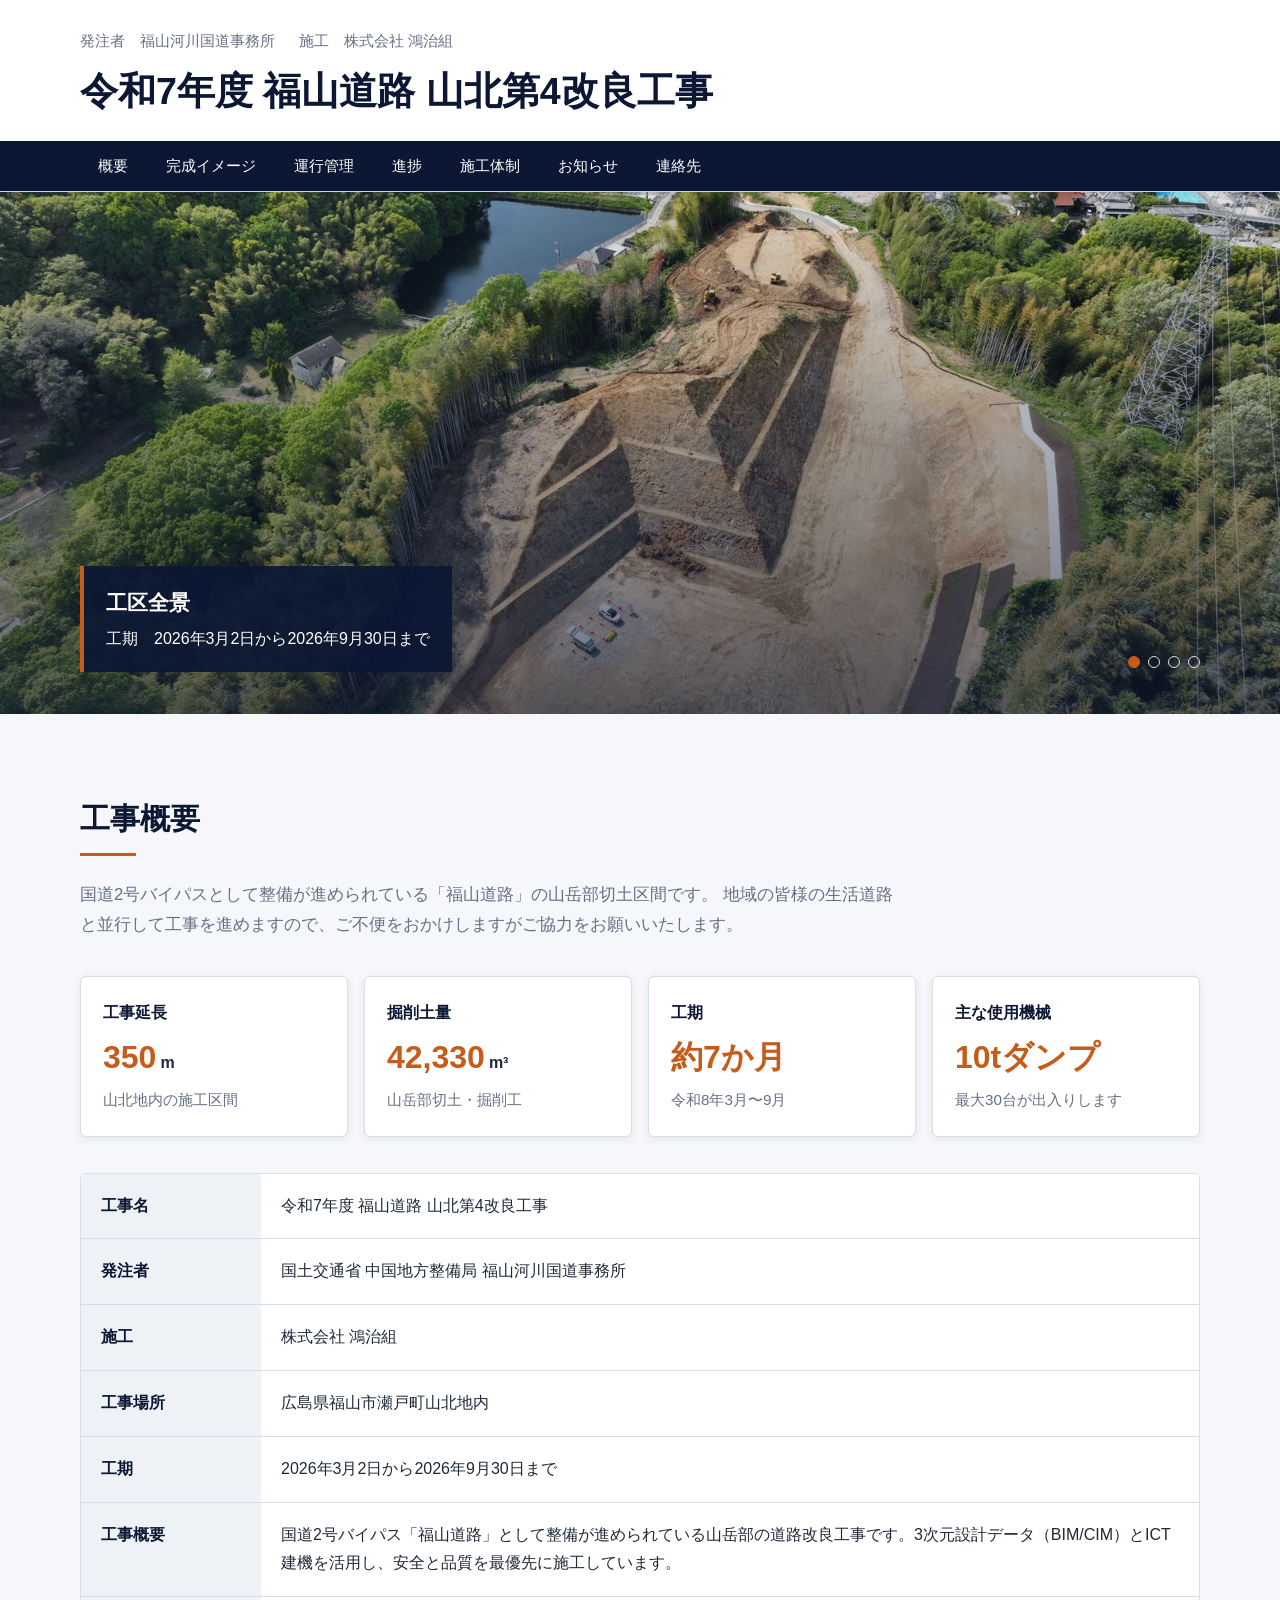
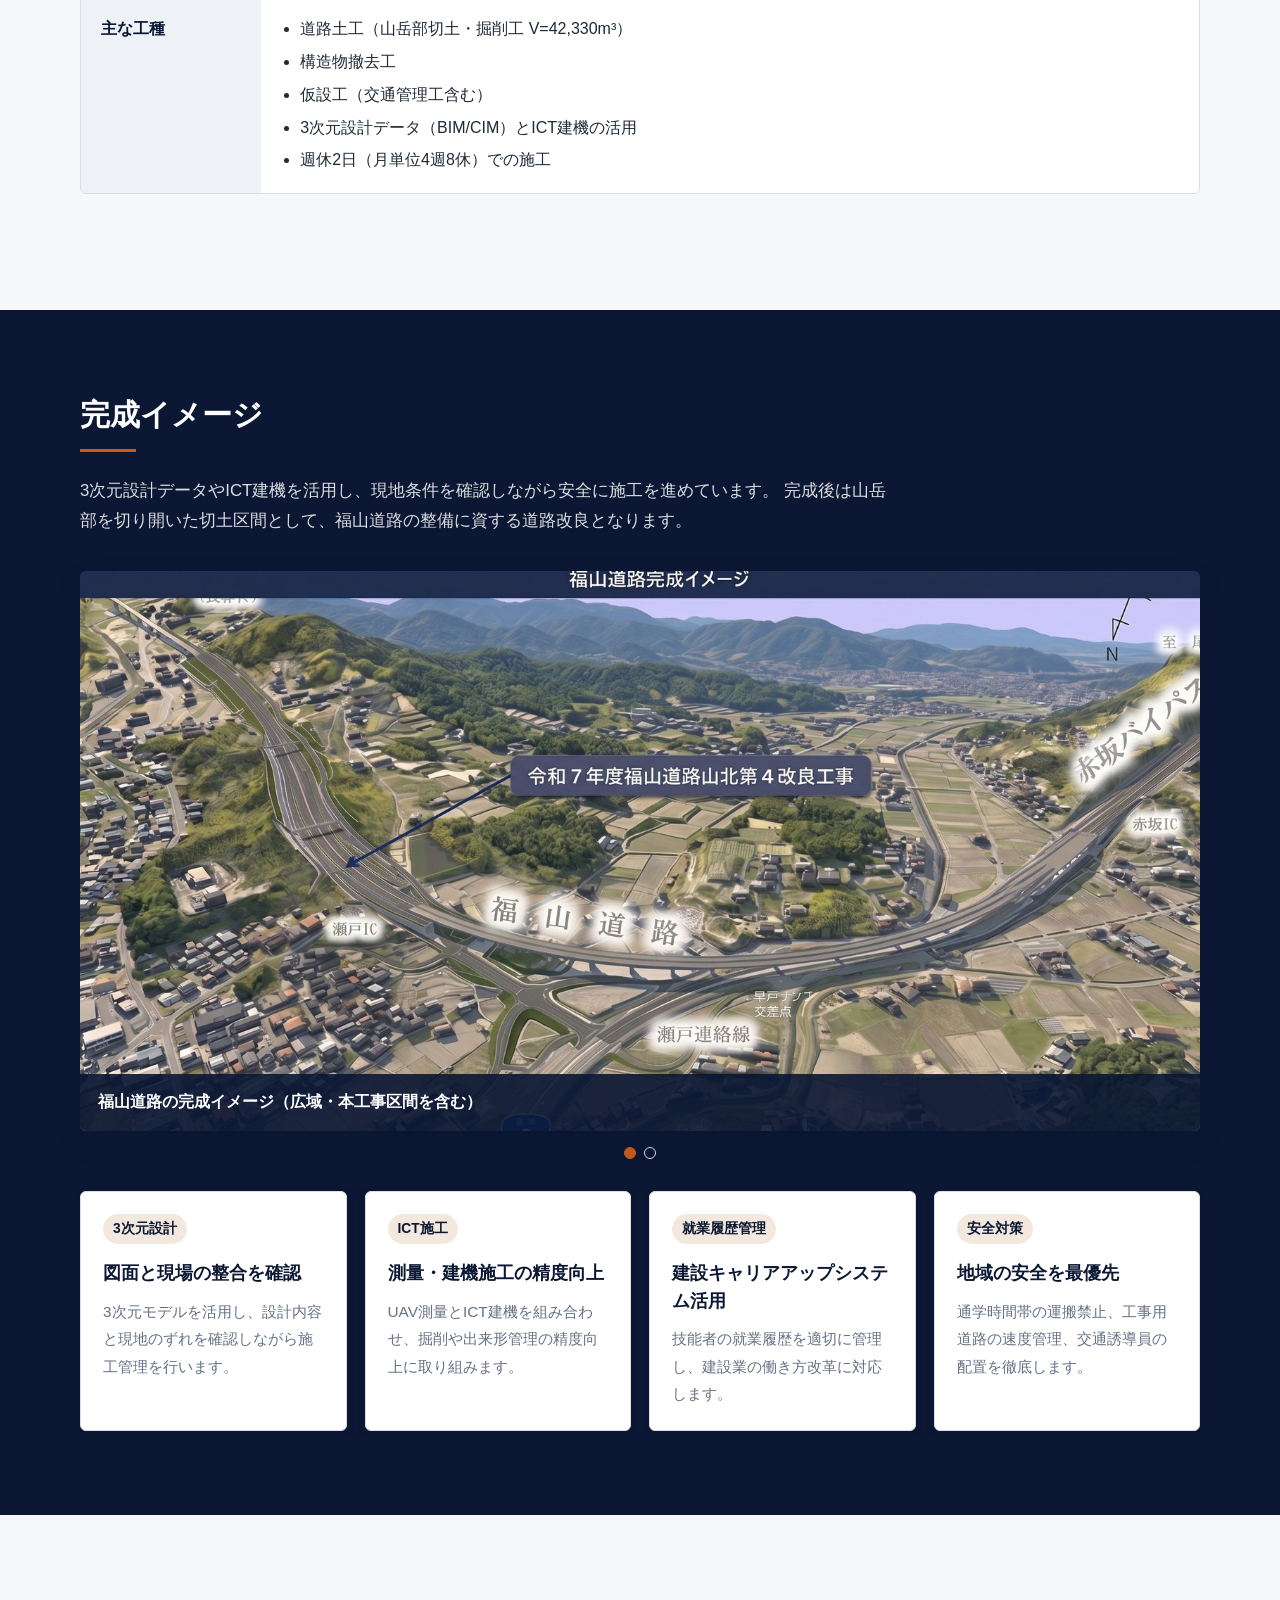
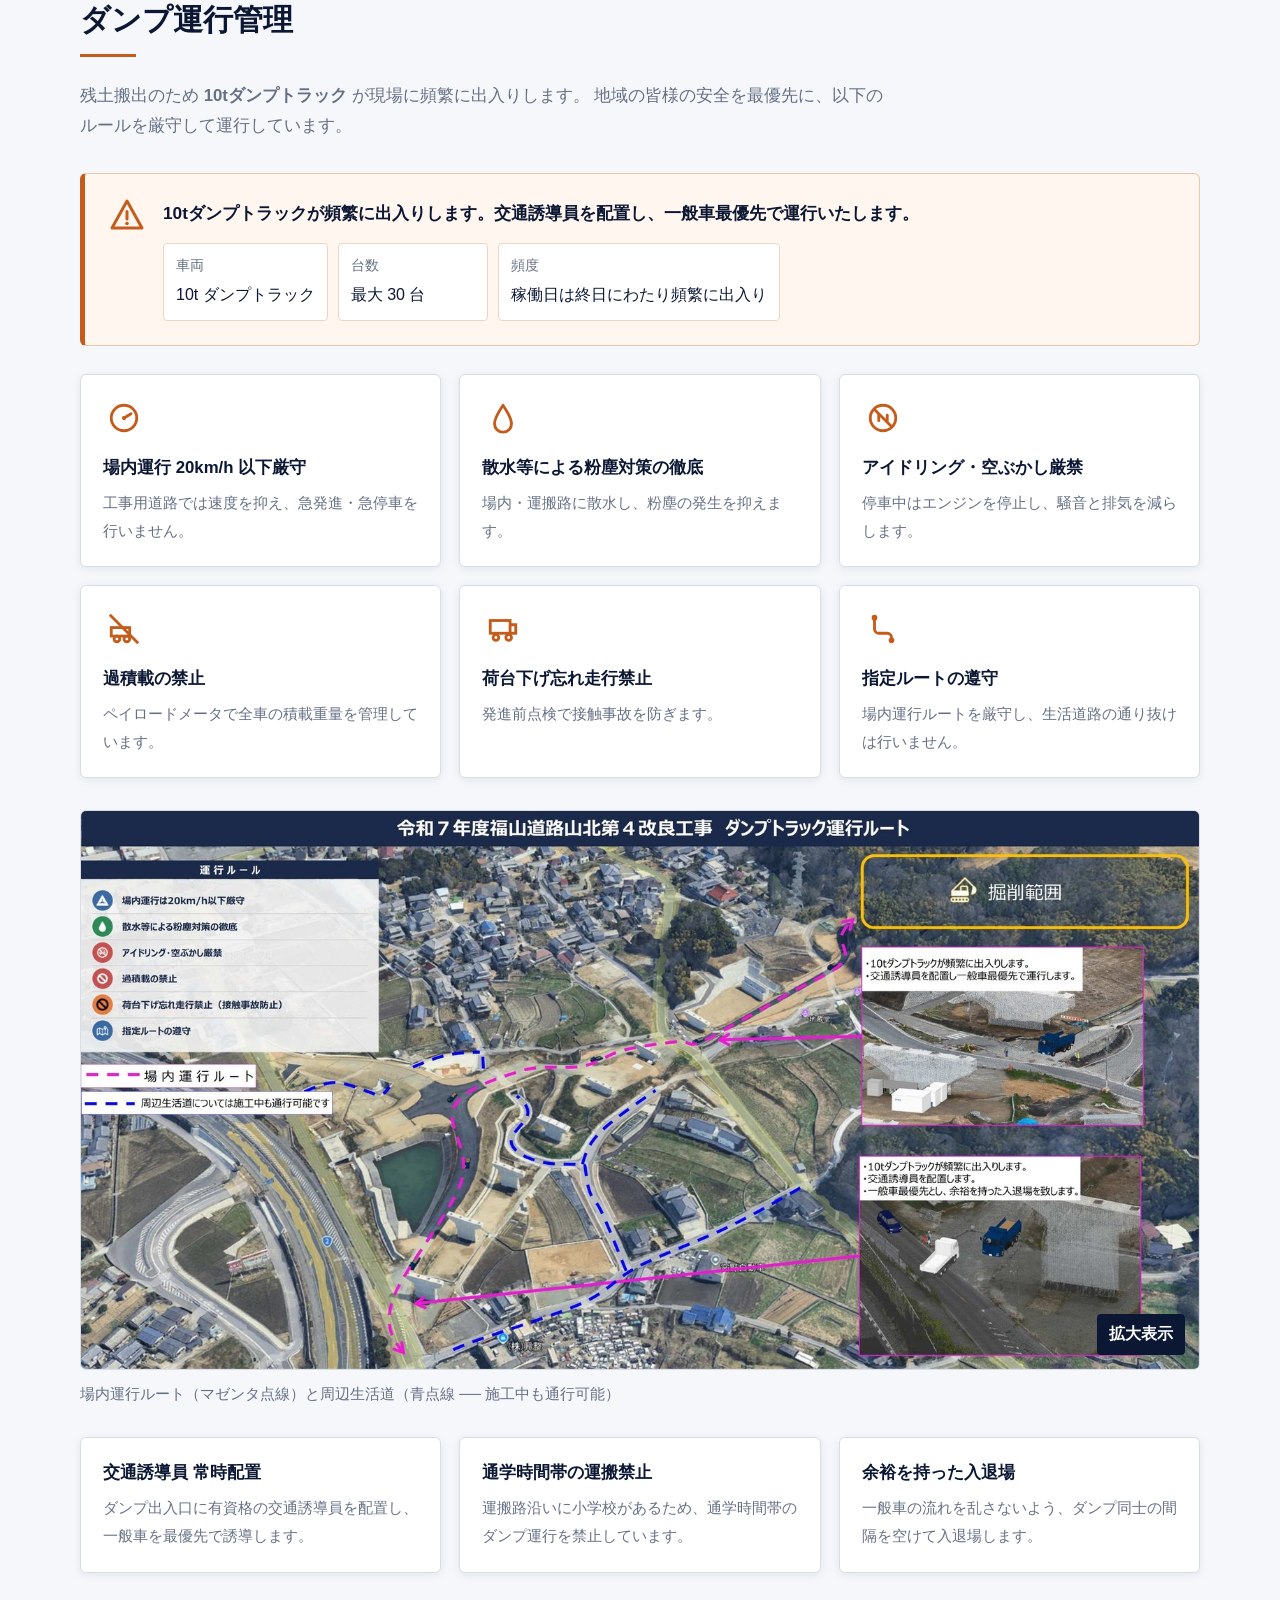
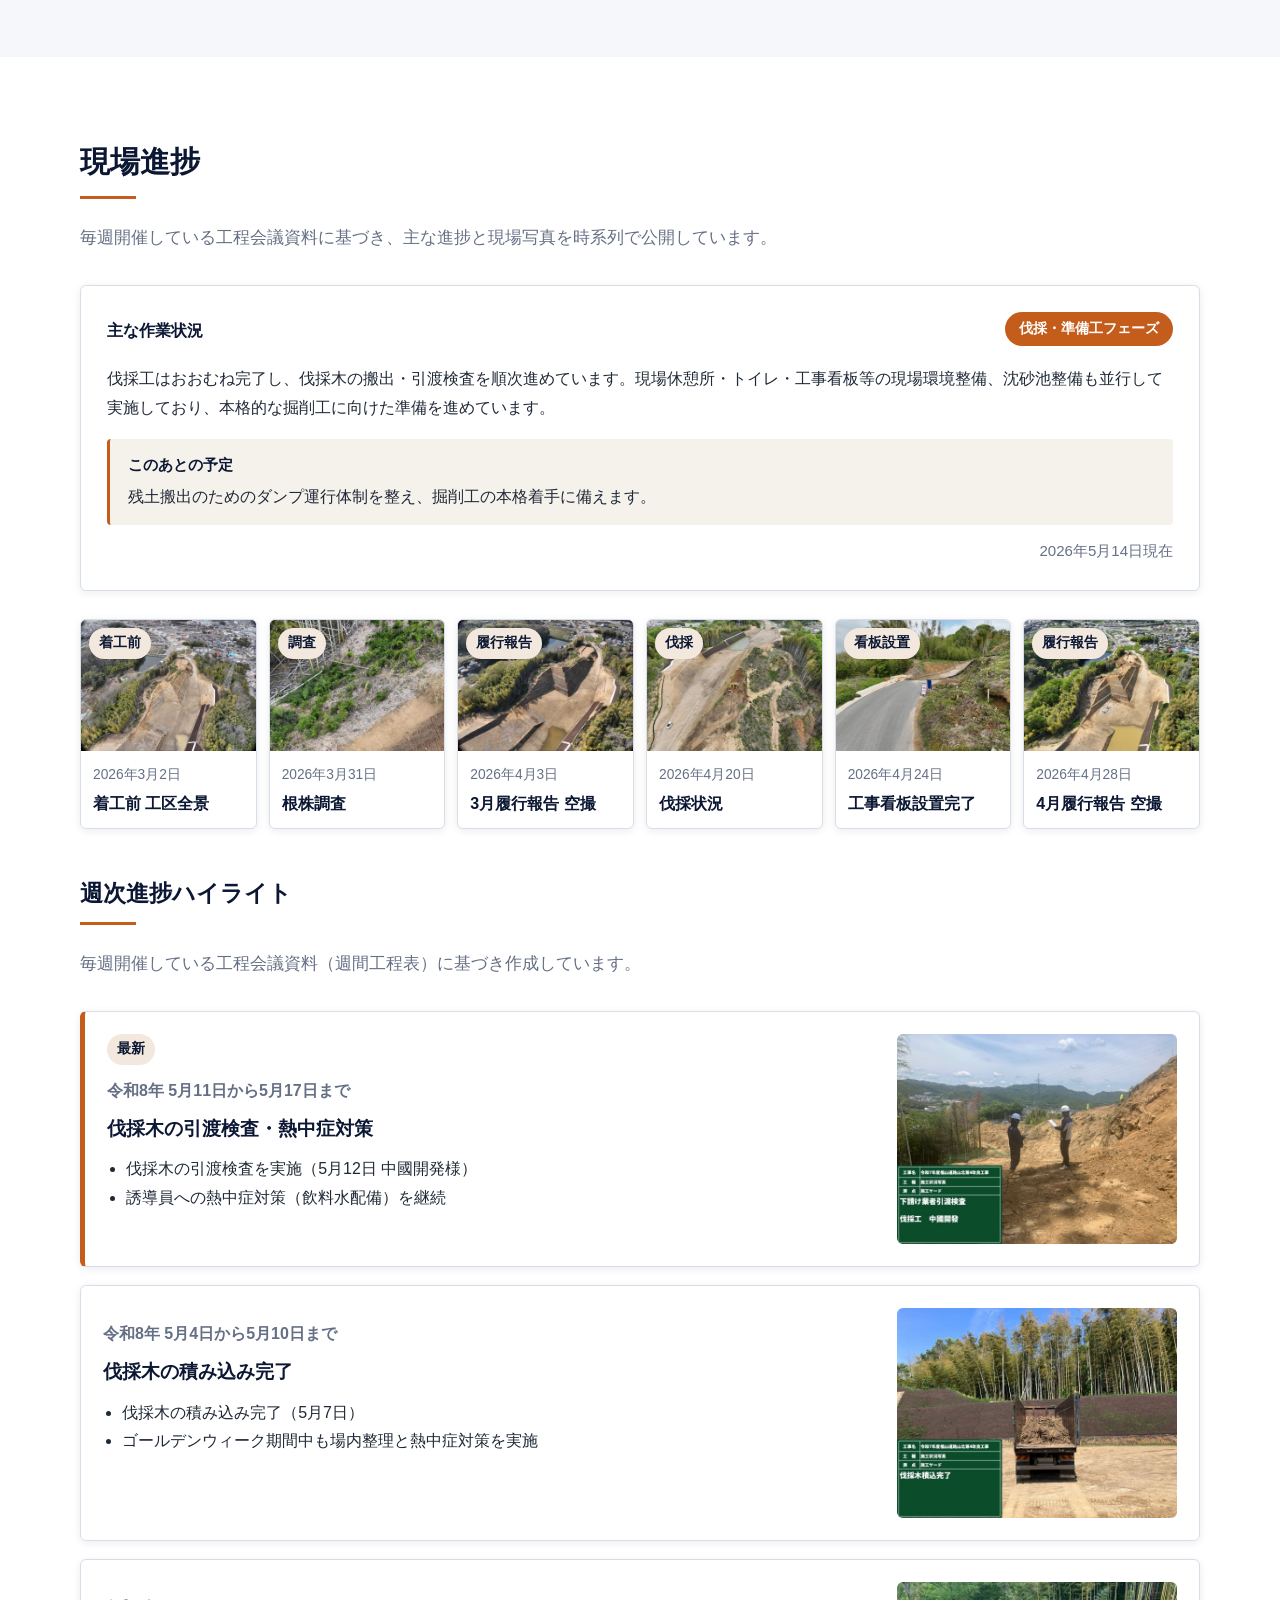
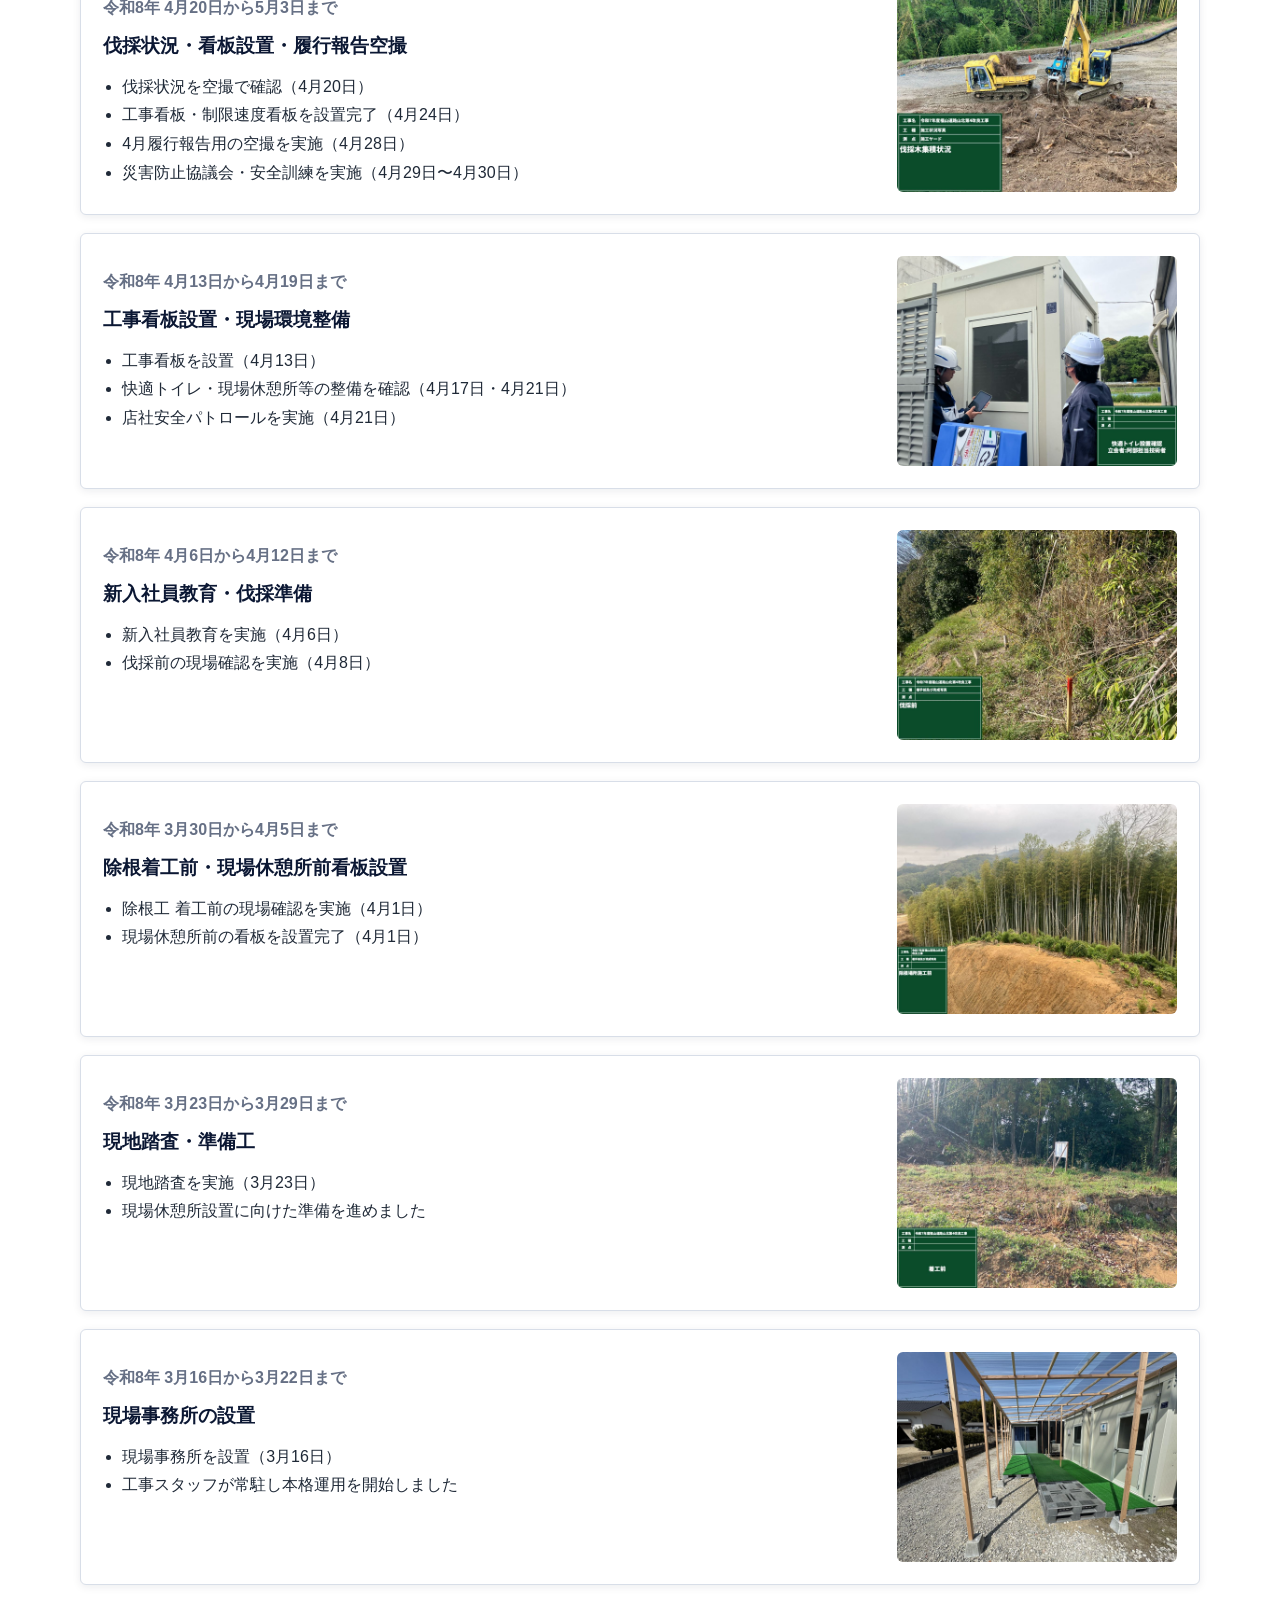
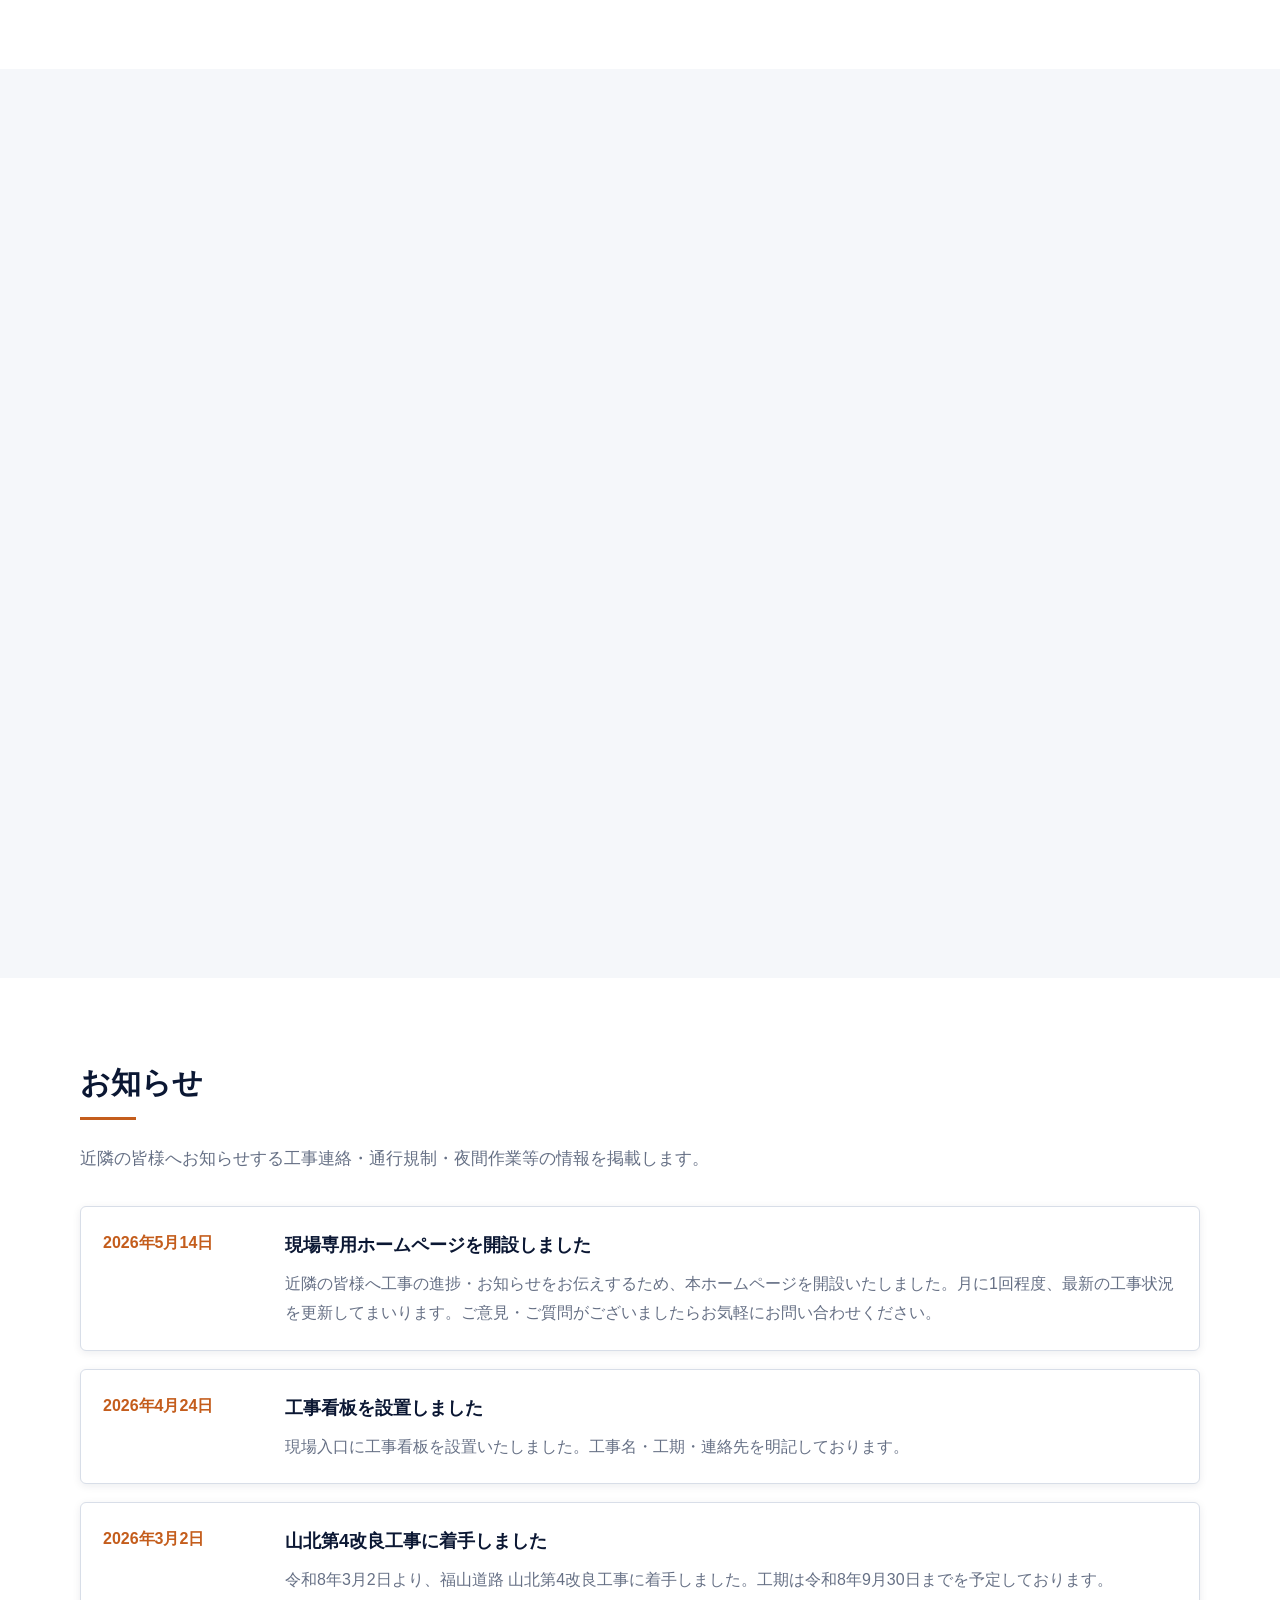
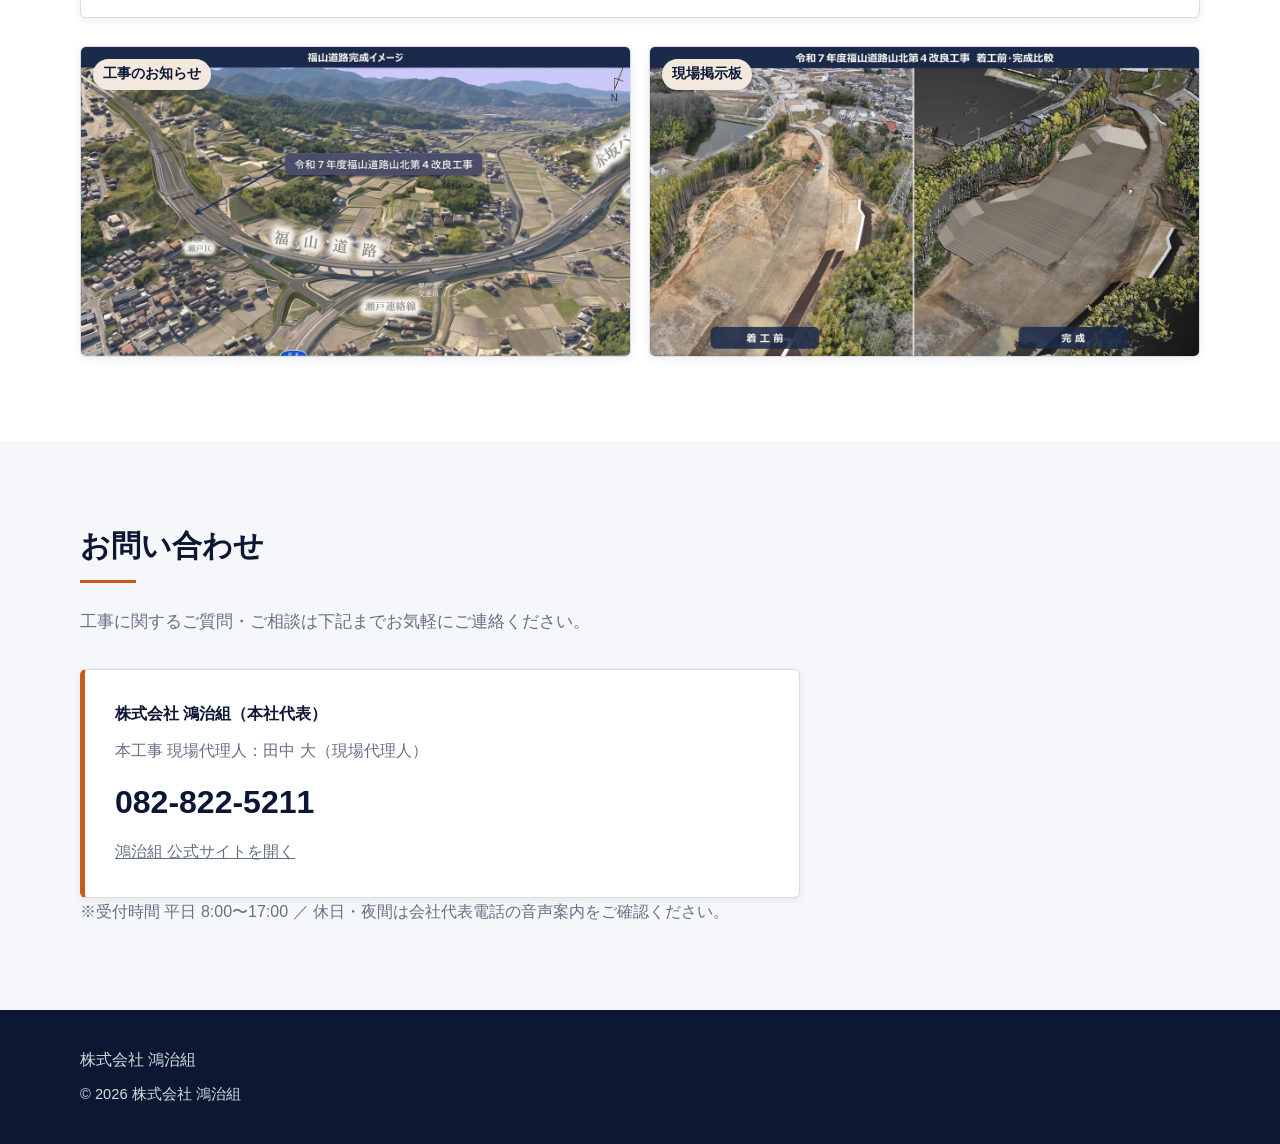
<file: index.html>
<!DOCTYPE html>
<html lang="ja">
<head>
  <meta charset="UTF-8" />
  <meta name="viewport" content="width=device-width, initial-scale=1.0" />
  <meta name="description" content="令和7年度 福山道路 山北第4改良工事の現場情報を近隣住民の皆様へお知らせするページです。工事概要・完成イメージ・現場進捗・お知らせを掲載しています。" />
  <meta name="theme-color" content="#0B1733" />
  <meta property="og:title" content="令和7年度 福山道路 山北第4改良工事" />
  <meta property="og:description" content="福山道路 山北第4改良工事の現場専用ページ。工事概要、現場進捗、お知らせを近隣の皆様へお伝えします。" />
  <meta property="og:type" content="website" />
  <title>令和7年度 福山道路 山北第4改良工事｜近隣の皆様へ</title>
  <link rel="stylesheet" href="assets/css/style.css" />
  <link rel="icon" href="assets/img/icon/favicon.svg" type="image/svg+xml" />
</head>
<body>

  <header class="site-header">
    <div class="container site-header__inner">
      <div class="site-header__top">
        <span>発注者　福山河川国道事務所</span>
        <span>施工　株式会社 鴻治組</span>
      </div>
      <h1 class="site-header__title">
        <span>令和7年度 福山道路</span>
        <span>山北第4改良工事</span>
      </h1>
    </div>
    <nav class="site-nav" aria-label="ページ内ナビゲーション">
      <div class="container site-nav__inner">
        <a href="#about">概要</a>
        <a href="#image">完成イメージ</a>
        <a href="#dump">運行管理</a>
        <a href="#progress">進捗</a>
        <a href="#team">施工体制</a>
        <a href="#news">お知らせ</a>
        <a href="#contact">連絡先</a>
      </div>
    </nav>
  </header>

  <section class="hero" id="hero" aria-label="現場写真">
    <div class="hero__stage" id="hero-stage">
      <!-- main.js が data/hero.json から生成 -->
    </div>
    <div class="hero__caption">
      <p class="hero__label" id="hero-label">現場写真</p>
      <p class="hero__period" id="hero-period">工期を確認中</p>
    </div>
    <div class="hero__dots" id="hero-dots" aria-label="現場写真切替"></div>
  </section>

  <main>

    <section class="section section--about" id="about">
      <div class="container">
        <h2 class="section__title reveal">工事概要</h2>
        <p class="section__lead reveal" data-delay="1">
          国道2号バイパスとして整備が進められている「福山道路」の山岳部切土区間です。
          地域の皆様の生活道路と並行して工事を進めますので、ご不便をおかけしますがご協力をお願いいたします。
        </p>

        <div class="about-stats reveal" data-delay="2" id="about-stats">
          <!-- main.js が data/project.json highlights[] から生成 -->
        </div>

        <dl class="about-list reveal" data-delay="3" id="about-list">
          <!-- main.js が data/project.json を読んで生成 -->
        </dl>
      </div>
    </section>

    <section class="section section--dark section--image" id="image">
      <div class="container">
        <h2 class="section__title reveal">完成イメージ</h2>
        <p class="section__lead reveal" data-delay="1">
          3次元設計データやICT建機を活用し、現地条件を確認しながら安全に施工を進めています。
          完成後は山岳部を切り開いた切土区間として、福山道路の整備に資する道路改良となります。
        </p>

        <div class="slider reveal" data-delay="2" id="vision-slider">
          <div class="slider__track" id="vision-track">
            <!-- main.js が data/vision.json を読んで生成 -->
          </div>
          <div class="slider__controls" id="vision-controls"></div>
        </div>

        <div class="feature-grid reveal" data-delay="3">
          <article class="feature-card">
            <span class="feature-card__tag">3次元設計</span>
            <h3 class="feature-card__title">図面と現場の整合を確認</h3>
            <p class="feature-card__body">3次元モデルを活用し、設計内容と現地のずれを確認しながら施工管理を行います。</p>
          </article>
          <article class="feature-card">
            <span class="feature-card__tag">ICT施工</span>
            <h3 class="feature-card__title">測量・建機施工の精度向上</h3>
            <p class="feature-card__body">UAV測量とICT建機を組み合わせ、掘削や出来形管理の精度向上に取り組みます。</p>
          </article>
          <article class="feature-card">
            <span class="feature-card__tag">就業履歴管理</span>
            <h3 class="feature-card__title">建設キャリアアップシステム活用</h3>
            <p class="feature-card__body">技能者の就業履歴を適切に管理し、建設業の働き方改革に対応します。</p>
          </article>
          <article class="feature-card">
            <span class="feature-card__tag">安全対策</span>
            <h3 class="feature-card__title">地域の安全を最優先</h3>
            <p class="feature-card__body">通学時間帯の運搬禁止、工事用道路の速度管理、交通誘導員の配置を徹底します。</p>
          </article>
        </div>
      </div>
    </section>

    <section class="section section--dump" id="dump">
      <div class="container">
        <h2 class="section__title reveal">ダンプ運行管理</h2>
        <p class="section__lead reveal" data-delay="1">
          残土搬出のため <strong>10tダンプトラック</strong> が現場に頻繁に出入りします。
          地域の皆様の安全を最優先に、以下のルールを厳守して運行しています。
        </p>

        <div class="dump-alert reveal" data-delay="1" id="dump-alert">
          <!-- main.js が data/dump.json から生成 -->
        </div>

        <div class="dump-rules reveal" data-delay="2" id="dump-rules">
          <!-- main.js が data/dump.json rules[] から生成 -->
        </div>

        <figure class="dump-map reveal" data-delay="2" id="dump-map">
          <!-- main.js が data/dump.json map から生成 -->
        </figure>

        <div class="dump-considerations reveal" data-delay="3" id="dump-considerations">
          <!-- main.js が data/dump.json considerations[] から生成 -->
        </div>
      </div>
    </section>

    <section class="section section--progress" id="progress">
      <div class="container">
        <h2 class="section__title reveal">現場進捗</h2>
        <p class="section__lead reveal" data-delay="1">
          毎週開催している工程会議資料に基づき、主な進捗と現場写真を時系列で公開しています。
        </p>

        <div class="progress-card reveal" data-delay="2" id="progress-card">
          <!-- main.js が data/progress.json から生成 -->
        </div>

        <div class="milestone-strip reveal" data-delay="2" id="milestone-strip" aria-label="現場写真一覧">
          <!-- main.js が data/photos.json から日付別代表写真を生成 -->
        </div>

        <h3 class="subsection-title reveal" data-delay="3">週次進捗ハイライト</h3>
        <p class="section__lead reveal" data-delay="3" id="weekly-source">
          <!-- main.js が data/weekly.json source から生成 -->
        </p>

        <div class="weekly-list reveal" data-delay="3" id="weekly-list">
          <!-- main.js が data/weekly.json weeks[] から生成 -->
        </div>
      </div>
    </section>

    <section class="section section--team" id="team">
      <div class="container">
        <h2 class="section__title reveal">施工体制・現場事務所</h2>
        <p class="section__lead reveal" data-delay="1" id="team-message">
          <!-- main.js が data/team.json から生成 -->
        </p>

        <div class="team-grid reveal" data-delay="2" id="team-grid">
          <!-- main.js が data/team.json members[] から生成 -->
        </div>

        <div class="team-office reveal" data-delay="3" id="team-office">
          <!-- main.js が data/team.json office から生成 -->
        </div>

        <div class="team-commitments reveal" data-delay="3" id="team-commitments">
          <!-- main.js が data/team.json commitments[] から生成 -->
        </div>
      </div>
    </section>

    <section class="section section--news" id="news">
      <div class="container">
        <h2 class="section__title reveal">お知らせ</h2>
        <p class="section__lead reveal" data-delay="1">
          近隣の皆様へお知らせする工事連絡・通行規制・夜間作業等の情報を掲載します。
        </p>

        <div class="news-grid reveal" data-delay="2" id="news-list">
          <!-- main.js が data/news.json を読んで生成 -->
        </div>

        <div class="signage-strip reveal" data-delay="3" id="signage-strip">
          <!-- main.js が data/news.json signage[] を読んで生成 -->
        </div>
      </div>
    </section>

    <section class="section section--contact" id="contact">
      <div class="container">
        <h2 class="section__title reveal">お問い合わせ</h2>
        <p class="section__lead reveal" data-delay="1">
          工事に関するご質問・ご相談は下記までお気軽にご連絡ください。
        </p>

        <div class="contact-card reveal" data-delay="2" id="contact-card">
          <!-- main.js が data/project.json contact を読んで生成 -->
        </div>

        <p class="contact-note reveal" data-delay="3">
          ※受付時間 平日 8:00〜17:00 ／ 休日・夜間は会社代表電話の音声案内をご確認ください。
        </p>
      </div>
    </section>

  </main>

  <footer class="site-footer">
    <div class="container">
      <p class="site-footer__brand">株式会社 鴻治組</p>
      <p class="site-footer__copy">&copy; <span id="copy-year">2026</span> 株式会社 鴻治組</p>
    </div>
  </footer>

  <div class="lightbox" id="lightbox" role="dialog" aria-modal="true" aria-label="拡大写真" hidden>
    <button class="lightbox__close" type="button" aria-label="閉じる">&times;</button>
    <img class="lightbox__img" alt="" />
    <p class="lightbox__caption"></p>
  </div>

  <script src="assets/js/main.js" defer></script>
</body>
</html>
</file>
<file: assets/css/style.css>
:root {
  --navy: #0B1733;
  --navy-2: #1B2A4A;
  --orange: #C45D1C;
  --orange-2: #E28A42;
  --text: #1F2937;
  --muted: #667085;
  --bg: #F5F7FA;
  --paper: #FFFFFF;
  --line: #D8DEE8;
  --line-dark: rgba(255, 255, 255, 0.18);
  --shadow-sm: 0 2px 8px rgba(11, 23, 51, 0.08);
  --shadow-md: 0 12px 28px rgba(11, 23, 51, 0.12);
}

*,
*::before,
*::after {
  box-sizing: border-box;
}

html {
  scroll-behavior: smooth;
}

body {
  margin: 0;
  color: var(--text);
  background: var(--bg);
  font-family: "Yu Gothic", "YuGothic", "Hiragino Kaku Gothic ProN", "Meiryo", sans-serif;
  font-size: 16px;
  line-height: 1.8;
  letter-spacing: 0;
  overflow-x: hidden;
}

img,
svg {
  display: block;
  max-width: 100%;
}

img {
  height: auto;
}

a {
  color: inherit;
}

button {
  font: inherit;
  color: inherit;
}

.container {
  width: min(1120px, calc(100% - 48px));
  margin: 0 auto;
}

.site-header {
  background: var(--paper);
  border-bottom: 1px solid var(--line);
}

.site-header__inner {
  padding: 28px 0 24px;
}

.site-header__top {
  display: flex;
  flex-wrap: wrap;
  gap: 8px 24px;
  margin-bottom: 12px;
  color: var(--muted);
  font-size: 0.92rem;
}

.site-header__top span {
  min-width: 0;
  overflow-wrap: anywhere;
}

.site-header__title {
  margin: 0;
  color: var(--navy);
  font-size: 2.35rem;
  font-weight: 700;
  line-height: 1.35;
  overflow-wrap: anywhere;
}

.site-header__title span {
  display: inline;
}

.site-header__title span + span::before {
  content: " ";
}

.site-nav {
  position: sticky;
  top: 0;
  z-index: 20;
  background: var(--navy);
  box-shadow: var(--shadow-sm);
}

.site-nav__inner {
  display: flex;
  gap: 2px;
  overflow-x: auto;
  scrollbar-width: none;
  -ms-overflow-style: none;
}

.site-nav__inner::-webkit-scrollbar {
  display: none;
}

.site-nav a {
  flex: 0 0 auto;
  padding: 14px 18px;
  color: #fff;
  text-decoration: none;
  font-size: 0.96rem;
  line-height: 1.4;
}

.site-nav a:hover,
.site-nav a:focus-visible {
  background: var(--navy-2);
  outline: none;
}

.hero {
  position: relative;
  min-height: 520px;
  height: 58vh;
  background: var(--navy);
  overflow: hidden;
}

.hero__stage,
.hero__slide {
  position: absolute;
  inset: 0;
}

.hero__slide {
  opacity: 0;
  transition: opacity 700ms ease;
}

.hero__slide.is-active {
  opacity: 1;
}

.hero__slide img {
  width: 100%;
  height: 100%;
  object-fit: cover;
}

.hero::after {
  content: "";
  position: absolute;
  inset: 0;
  background: linear-gradient(180deg, rgba(11, 23, 51, 0.1), rgba(11, 23, 51, 0.62));
  pointer-events: none;
}

.hero__caption {
  position: absolute;
  left: max(24px, calc((100% - 1120px) / 2));
  bottom: 42px;
  z-index: 2;
  max-width: min(620px, calc(100% - 48px));
  padding: 18px 22px;
  color: #fff;
  background: rgba(11, 23, 51, 0.92);
  border-left: 4px solid var(--orange);
}

.hero__label {
  margin: 0 0 4px;
  font-size: 1.3rem;
  font-weight: 700;
}

.hero__period {
  margin: 0;
  font-size: 1rem;
}

.hero__dots,
.slider__controls {
  display: flex;
  gap: 8px;
}

.hero__dots {
  position: absolute;
  right: max(24px, calc((100% - 1120px) / 2));
  bottom: 46px;
  z-index: 3;
}

.hero__dot,
.slider__dot {
  width: 12px;
  height: 12px;
  padding: 0;
  border: 1px solid rgba(255, 255, 255, 0.85);
  border-radius: 999px;
  background: transparent;
  cursor: pointer;
}

.hero__dot.is-active,
.slider__dot.is-active {
  background: var(--orange);
  border-color: var(--orange);
}

.section {
  padding: 84px 0;
  background: var(--paper);
}

.section:nth-of-type(odd) {
  background: var(--bg);
}

.section--dark {
  color: #fff;
  background: var(--navy);
}

.section__title,
.subsection-title {
  margin: 0 0 24px;
  color: var(--navy);
  font-size: 1.85rem;
  font-weight: 700;
  line-height: 1.45;
}

.section--dark .section__title,
.section--dark .subsection-title {
  color: #fff;
}

.section__title::after,
.subsection-title::after {
  content: "";
  display: block;
  width: 56px;
  height: 3px;
  margin-top: 12px;
  background: var(--orange);
}

.section__lead {
  max-width: 820px;
  margin: 0 0 32px;
  color: var(--muted);
  font-size: 1.05rem;
}

.section--dark .section__lead {
  color: rgba(255, 255, 255, 0.86);
}

.about-stats {
  display: grid;
  grid-template-columns: repeat(4, minmax(0, 1fr));
  gap: 16px;
  margin: 36px 0;
}

.stat-card,
.feature-card,
.rule-card,
.progress-card,
.weekly,
.team-card,
.office-card,
.commitment,
.consideration,
.news-item,
.contact-card {
  background: var(--paper);
  border: 1px solid var(--line);
  border-radius: 6px;
  box-shadow: var(--shadow-sm);
}

.stat-card {
  padding: 22px;
}

.stat-card__label {
  margin: 0 0 10px;
  color: var(--navy);
  font-weight: 700;
}

.stat-card__value {
  margin: 0;
  color: var(--orange);
  font-size: 2rem;
  font-weight: 700;
  line-height: 1.2;
}

.stat-card__unit {
  margin-left: 4px;
  color: var(--text);
  font-size: 1rem;
  font-weight: 600;
}

.stat-card__note {
  margin: 10px 0 0;
  color: var(--muted);
  font-size: 0.95rem;
}

.about-list {
  display: grid;
  grid-template-columns: 180px minmax(0, 1fr);
  margin: 0 0 32px;
  background: var(--paper);
  border: 1px solid var(--line);
  border-radius: 6px;
  overflow: hidden;
}

.about-list dt,
.about-list dd {
  margin: 0;
  padding: 18px 20px;
  border-bottom: 1px solid var(--line);
}

.about-list dt {
  color: var(--navy);
  background: #EEF2F7;
  font-weight: 700;
}

.about-list dd {
  background: #fff;
}

.about-list dt:last-of-type,
.about-list dd:last-of-type {
  border-bottom: 0;
}

.about-list__bullets {
  margin: 0;
  padding-left: 1.2em;
}

.about-list__bullets li + li {
  margin-top: 4px;
}

.btn {
  display: inline-flex;
  align-items: center;
  justify-content: center;
  min-height: 46px;
  padding: 10px 22px;
  border-radius: 4px;
  text-decoration: none;
  font-weight: 700;
}

.btn--orange {
  color: #fff;
  background: var(--orange);
}

.btn--orange:hover,
.btn--orange:focus-visible {
  background: #A94E16;
  outline: none;
}

.slider {
  margin: 34px 0 32px;
}

.slider__track {
  position: relative;
  aspect-ratio: 16 / 8;
  overflow: hidden;
  border-radius: 6px;
  background: var(--navy-2);
  box-shadow: var(--shadow-md);
}

.slider__slide {
  position: absolute;
  inset: 0;
  opacity: 0;
  transition: opacity 500ms ease;
}

.slider__slide.is-active {
  opacity: 1;
}

.slider__slide img {
  width: 100%;
  height: 100%;
  object-fit: cover;
}

.slider__overlay {
  position: absolute;
  left: 0;
  right: 0;
  bottom: 0;
  padding: 14px 18px;
  color: #fff;
  background: rgba(11, 23, 51, 0.9);
  font-weight: 700;
}

.slider__controls {
  justify-content: center;
  margin-top: 16px;
}

.slider__empty {
  min-height: 260px;
  display: flex;
  align-items: center;
  justify-content: center;
  color: rgba(255, 255, 255, 0.75);
}

.feature-grid,
.dump-rules,
.team-grid,
.team-commitments,
.dump-considerations,
.news-grid,
.signage-strip {
  display: grid;
  gap: 18px;
}

.feature-grid {
  grid-template-columns: repeat(4, minmax(0, 1fr));
}

.feature-card {
  padding: 22px;
}

.feature-card__tag,
.milestone__tag,
.weekly__badge,
.signage-card__label,
.office-card__tag {
  display: inline-flex;
  align-items: center;
  min-height: 28px;
  padding: 3px 10px;
  border-radius: 999px;
  color: var(--navy);
  background: #F3E8DE;
  font-size: 0.86rem;
  font-weight: 700;
}

.feature-card__title {
  margin: 16px 0 10px;
  color: var(--navy);
  font-size: 1.1rem;
  line-height: 1.55;
}

.feature-card__body {
  margin: 0;
  color: var(--muted);
  font-size: 0.96rem;
}

.dump-alert {
  display: grid;
  grid-template-columns: auto 1fr;
  gap: 18px;
  align-items: start;
  margin: 28px 0;
  padding: 24px;
  color: var(--navy);
  background: #FFF7EF;
  border: 1px solid #E9C8A8;
  border-left: 5px solid var(--orange);
  border-radius: 6px;
}

.dump-alert__icon {
  color: var(--orange);
}

.dump-alert__headline {
  margin: 0 0 14px;
  font-size: 1.08rem;
  font-weight: 700;
}

.dump-alert__meta {
  display: flex;
  flex-wrap: wrap;
  gap: 10px;
  margin: 0;
  padding: 0;
  list-style: none;
}

.dump-alert__meta li {
  display: grid;
  gap: 2px;
  min-width: 150px;
  padding: 10px 12px;
  background: #fff;
  border: 1px solid #EAD6C3;
  border-radius: 4px;
}

.dump-alert__meta span {
  color: var(--muted);
  font-size: 0.86rem;
}

.dump-rules {
  grid-template-columns: repeat(3, minmax(0, 1fr));
  margin-bottom: 32px;
}

.rule-card {
  padding: 22px;
}

.rule-card__icon {
  width: 42px;
  height: 42px;
  display: grid;
  place-items: center;
  margin-bottom: 16px;
  color: var(--orange);
}

.rule-card__icon svg {
  width: 34px;
  height: 34px;
}

.rule-card__title,
.commitment__title,
.consideration__title {
  margin: 0 0 8px;
  color: var(--navy);
  font-size: 1.05rem;
  line-height: 1.55;
}

.rule-card__body,
.commitment__body,
.consideration__body {
  margin: 0;
  color: var(--muted);
  font-size: 0.96rem;
}

.dump-map {
  margin: 0 0 30px;
}

.dump-map__btn,
.weekly__img,
.milestone,
.signage-card {
  display: block;
  width: 100%;
  padding: 0;
  border: 0;
  background: transparent;
  cursor: pointer;
  text-align: left;
}

.dump-map__btn {
  position: relative;
  overflow: hidden;
  border: 1px solid var(--line);
  border-radius: 6px;
  background: #fff;
}

.dump-map__btn img {
  width: 100%;
}

.dump-map__zoom {
  position: absolute;
  right: 14px;
  bottom: 14px;
  padding: 6px 12px;
  color: #fff;
  background: var(--navy);
  border-radius: 4px;
  font-weight: 700;
}

.dump-map__caption {
  margin-top: 10px;
  color: var(--muted);
  font-size: 0.95rem;
}

.dump-considerations,
.team-commitments {
  grid-template-columns: repeat(3, minmax(0, 1fr));
}

.consideration,
.commitment {
  padding: 22px;
}

.progress-card {
  padding: 26px;
  margin-bottom: 28px;
}

.progress-card__head {
  display: flex;
  align-items: end;
  justify-content: space-between;
  gap: 16px;
  margin-bottom: 18px;
}

.progress-card__label {
  margin: 0;
  color: var(--navy);
  font-weight: 700;
}

.progress-card__value {
  color: var(--orange);
  font-size: 2.4rem;
  font-weight: 700;
  line-height: 1;
}

.progress-card__value-unit {
  margin-left: 3px;
  color: var(--text);
  font-size: 1.2rem;
}

.progress-card__stage {
  margin: 0;
  padding: 4px 14px;
  background: var(--orange);
  color: #fff;
  border-radius: 999px;
  font-size: 0.9rem;
  font-weight: 700;
  white-space: nowrap;
}

.progress-card__body {
  margin: 0 0 16px;
  line-height: 1.85;
  color: var(--text);
}

.progress-card__next {
  margin: 0 0 6px;
  padding: 14px 18px;
  background: #F5F2EB;
  border-left: 3px solid var(--orange);
  border-radius: 4px;
  line-height: 1.75;
  color: var(--text);
}

.progress-card__next span {
  display: block;
  margin-bottom: 4px;
  font-weight: 700;
  color: var(--navy);
  font-size: 0.92rem;
}

.progress-bar {
  height: 14px;
  overflow: hidden;
  background: #E8EDF4;
  border-radius: 999px;
}

.progress-bar__fill {
  height: 100%;
  background: linear-gradient(90deg, var(--orange), var(--orange-2));
  transition: width 700ms ease;
}

.progress-asof {
  margin: 12px 0 0;
  color: var(--muted);
  text-align: right;
  font-size: 0.94rem;
}

.milestone-strip {
  display: grid;
  grid-template-columns: repeat(6, minmax(0, 1fr));
  gap: 12px;
  margin: 0 0 46px;
}

.milestone {
  position: relative;
  overflow: hidden;
  border: 1px solid var(--line);
  border-radius: 6px;
  background: #fff;
  box-shadow: var(--shadow-sm);
}

.milestone img {
  width: 100%;
  aspect-ratio: 4 / 3;
  object-fit: cover;
}

.milestone__tag {
  position: absolute;
  top: 8px;
  left: 8px;
  z-index: 2;
}

.milestone__meta {
  padding: 12px;
}

.milestone__date {
  display: block;
  color: var(--muted);
  font-size: 0.86rem;
}

.milestone__caption {
  display: block;
  margin-top: 4px;
  color: var(--navy);
  font-weight: 700;
  line-height: 1.5;
}

.subsection-title {
  margin-top: 48px;
  font-size: 1.45rem;
}

.weekly-list {
  display: grid;
  gap: 18px;
}

.weekly {
  display: grid;
  grid-template-columns: minmax(0, 1fr) 280px;
  gap: 22px;
  padding: 22px;
}

.weekly.is-latest {
  border-left: 5px solid var(--orange);
}

.weekly__range {
  margin: 12px 0 6px;
  color: var(--muted);
  font-weight: 700;
}

.weekly__title {
  margin: 0 0 10px;
  color: var(--navy);
  font-size: 1.16rem;
}

.weekly__bullets {
  margin: 0;
  padding-left: 1.2em;
}

.weekly__img {
  overflow: hidden;
  border-radius: 6px;
}

.weekly__img img {
  width: 100%;
  height: 100%;
  min-height: 180px;
  object-fit: cover;
}

.team-grid {
  grid-template-columns: repeat(4, minmax(0, 1fr));
  margin-bottom: 28px;
}

.team-card {
  display: grid;
  grid-template-columns: 54px 1fr;
  gap: 16px;
  align-items: center;
  padding: 20px;
}

.team-card__avatar {
  width: 54px;
  height: 54px;
  display: grid;
  place-items: center;
  color: #fff;
  background: var(--navy);
  border-radius: 50%;
  font-size: 1.3rem;
  font-weight: 700;
}

.team-card__role {
  margin: 0 0 4px;
  color: var(--muted);
  font-size: 0.92rem;
}

.team-card__name {
  margin: 0;
  color: var(--navy);
  font-size: 1.18rem;
  font-weight: 700;
}

.team-office {
  margin-bottom: 24px;
}

.office-card {
  display: grid;
  grid-template-columns: auto 1fr;
  gap: 18px;
  padding: 24px;
}

.office-card__icon {
  color: var(--orange);
}

.office-card__name {
  margin: 12px 0 6px;
  color: var(--navy);
  font-size: 1.2rem;
}

.office-card__address,
.office-card__hours {
  margin: 0;
  color: var(--muted);
}

.news-grid {
  grid-template-columns: 1fr;
}

.news-item {
  display: grid;
  grid-template-columns: 160px 1fr;
  gap: 22px;
  padding: 22px;
}

.news-item__date {
  color: var(--orange);
  font-weight: 700;
}

.news-item__title {
  margin: 0 0 8px;
  color: var(--navy);
  font-size: 1.14rem;
}

.news-item__body {
  margin: 0;
  color: var(--muted);
}

.news-item__pdf {
  display: inline-flex;
  margin-top: 12px;
  color: var(--navy);
  font-weight: 700;
}

.signage-strip {
  grid-template-columns: repeat(2, minmax(0, 1fr));
  margin-top: 28px;
}

.signage-card {
  position: relative;
  overflow: hidden;
  border: 1px solid var(--line);
  border-radius: 6px;
  background: #fff;
  box-shadow: var(--shadow-sm);
}

.signage-card img {
  width: 100%;
  aspect-ratio: 16 / 9;
  object-fit: cover;
}

.signage-card__label {
  position: absolute;
  top: 12px;
  left: 12px;
  z-index: 2;
}

.contact-card {
  max-width: 720px;
  padding: 30px;
  border-left: 5px solid var(--orange);
}

.contact-card__company {
  margin: 0 0 8px;
  color: var(--navy);
  font-weight: 700;
}

.contact-card__manager {
  margin: 0 0 18px;
  color: var(--muted);
}

.contact-card__tel {
  display: inline-flex;
  margin-bottom: 16px;
  color: var(--navy);
  text-decoration: none;
  font-size: 2rem;
  font-weight: 700;
  line-height: 1.2;
}

.contact-card__tel:hover,
.contact-card__tel:focus-visible,
.contact-card__link a:hover,
.contact-card__link a:focus-visible {
  color: var(--orange);
  outline: none;
}

.contact-card__link,
.contact-note {
  margin: 0;
  color: var(--muted);
}

.site-footer {
  padding: 36px 0;
  color: rgba(255, 255, 255, 0.84);
  background: var(--navy);
}

.site-footer__brand,
.site-footer__copy {
  margin: 0;
}

.site-footer__copy {
  margin-top: 6px;
  font-size: 0.92rem;
}

.lightbox {
  position: fixed;
  inset: 0;
  z-index: 100;
  display: grid;
  grid-template-rows: 1fr auto;
  gap: 14px;
  align-items: center;
  justify-items: center;
  padding: 42px 24px 30px;
  background: rgba(11, 23, 51, 0.92);
}

.lightbox[hidden] {
  display: none;
}

.lightbox__close {
  position: absolute;
  top: 18px;
  right: 18px;
  width: 44px;
  height: 44px;
  border: 1px solid var(--line-dark);
  border-radius: 50%;
  color: #fff;
  background: transparent;
  font-size: 2rem;
  line-height: 1;
  cursor: pointer;
}

.lightbox__img {
  max-width: min(1100px, 100%);
  max-height: calc(100vh - 150px);
  object-fit: contain;
  background: #fff;
}

.lightbox__caption {
  max-width: 920px;
  margin: 0;
  color: #fff;
  text-align: center;
}

.reveal {
  opacity: 0;
  transform: translateY(8px);
  transition: opacity 500ms ease, transform 500ms ease;
}

.reveal.is-visible {
  opacity: 1;
  transform: none;
}

@media (max-width: 980px) {
  .about-stats,
  .feature-grid,
  .team-grid {
    grid-template-columns: repeat(2, minmax(0, 1fr));
  }

  .dump-rules,
  .dump-considerations,
  .team-commitments {
    grid-template-columns: repeat(2, minmax(0, 1fr));
  }

  .milestone-strip {
    grid-template-columns: repeat(3, minmax(0, 1fr));
  }

  .weekly {
    grid-template-columns: 1fr;
  }

  .weekly__img img {
    height: 260px;
  }
}

@media (max-width: 720px) {
  .container {
    width: auto;
    margin-left: 16px;
    margin-right: 16px;
  }

  .site-header__inner {
    padding: 22px 0 18px;
  }

  .site-header__title {
    font-size: 1.72rem;
  }

  .site-header__title span {
    display: block;
  }

  .site-header__title span + span::before {
    content: "";
  }

  .site-header__top {
    display: block;
  }

  .site-header__top span {
    display: block;
    line-break: anywhere;
    word-break: break-all;
  }

  .site-header__top span + span {
    margin-top: 6px;
  }

  .site-nav a {
    padding: 12px 14px;
    font-size: 0.93rem;
  }

  .hero {
    min-height: 430px;
    height: 56vh;
  }

  .hero__caption {
    left: 16px;
    right: 16px;
    bottom: 56px;
    max-width: none;
    padding: 16px;
  }

  .hero__label {
    font-size: 1.12rem;
  }

  .hero__period {
    font-size: 0.94rem;
  }

  .hero__dots {
    left: 16px;
    right: auto;
    bottom: 20px;
  }

  .section {
    padding: 58px 0;
  }

  .section__title {
    font-size: 1.5rem;
  }

  .subsection-title {
    font-size: 1.25rem;
  }

  .section__lead {
    font-size: 1rem;
  }

  .about-stats,
  .feature-grid,
  .dump-rules,
  .dump-considerations,
  .team-grid,
  .team-commitments,
  .signage-strip {
    grid-template-columns: 1fr;
  }

  .about-list {
    grid-template-columns: 1fr;
  }

  .about-list dt {
    border-bottom: 0;
  }

  .about-list dd {
    border-bottom: 1px solid var(--line);
  }

  .slider__track {
    aspect-ratio: 4 / 3;
  }

  .dump-alert {
    grid-template-columns: 1fr;
  }

  .dump-alert__meta li {
    width: 100%;
  }

  .milestone-strip {
    grid-template-columns: repeat(2, minmax(0, 1fr));
  }

  .progress-card__head {
    display: block;
  }

  .progress-card__value {
    margin-top: 10px;
    font-size: 2rem;
  }

  .news-item {
    grid-template-columns: 1fr;
    gap: 8px;
  }

  .contact-card__tel {
    font-size: 1.65rem;
  }
}

@media (max-width: 420px) {
  body {
    font-size: 15px;
  }

  .site-header__top {
    font-size: 0.86rem;
  }

  .site-header__title {
    font-size: 1.48rem;
  }

  .hero {
    min-height: 390px;
  }

  .milestone-strip {
    grid-template-columns: 1fr;
  }

  .team-card,
  .office-card {
    grid-template-columns: 1fr;
  }

  .contact-card {
    padding: 22px;
  }
}

@media (prefers-reduced-motion: reduce) {
  html {
    scroll-behavior: auto;
  }

  *,
  *::before,
  *::after {
    transition-duration: 0.01ms !important;
    animation-duration: 0.01ms !important;
    animation-iteration-count: 1 !important;
  }

  .reveal {
    opacity: 1;
    transform: none;
  }
}

@media print {
  .site-nav,
  .hero__dots,
  .slider__controls,
  .lightbox {
    display: none !important;
  }

  body,
  .section,
  .section--dark {
    color: #000;
    background: #fff;
  }

  .section {
    padding: 32px 0;
  }
}
</file>
